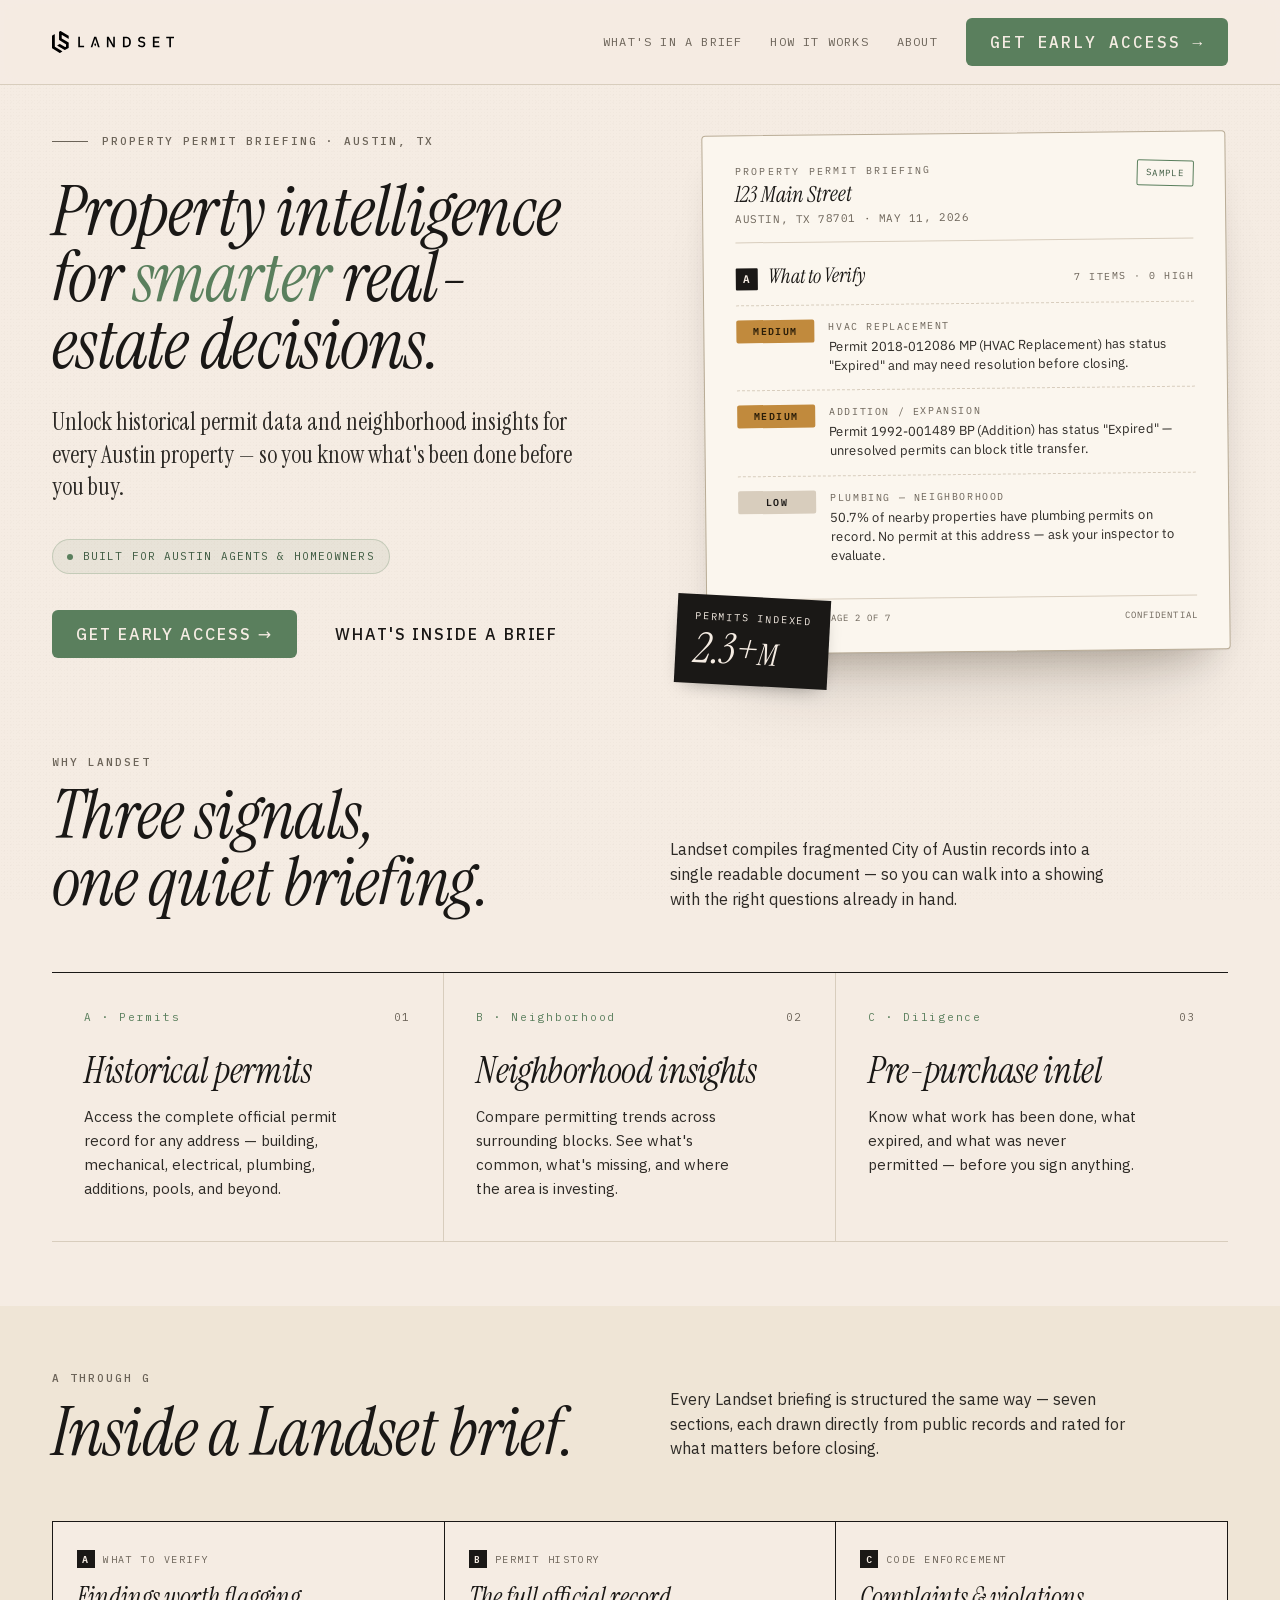
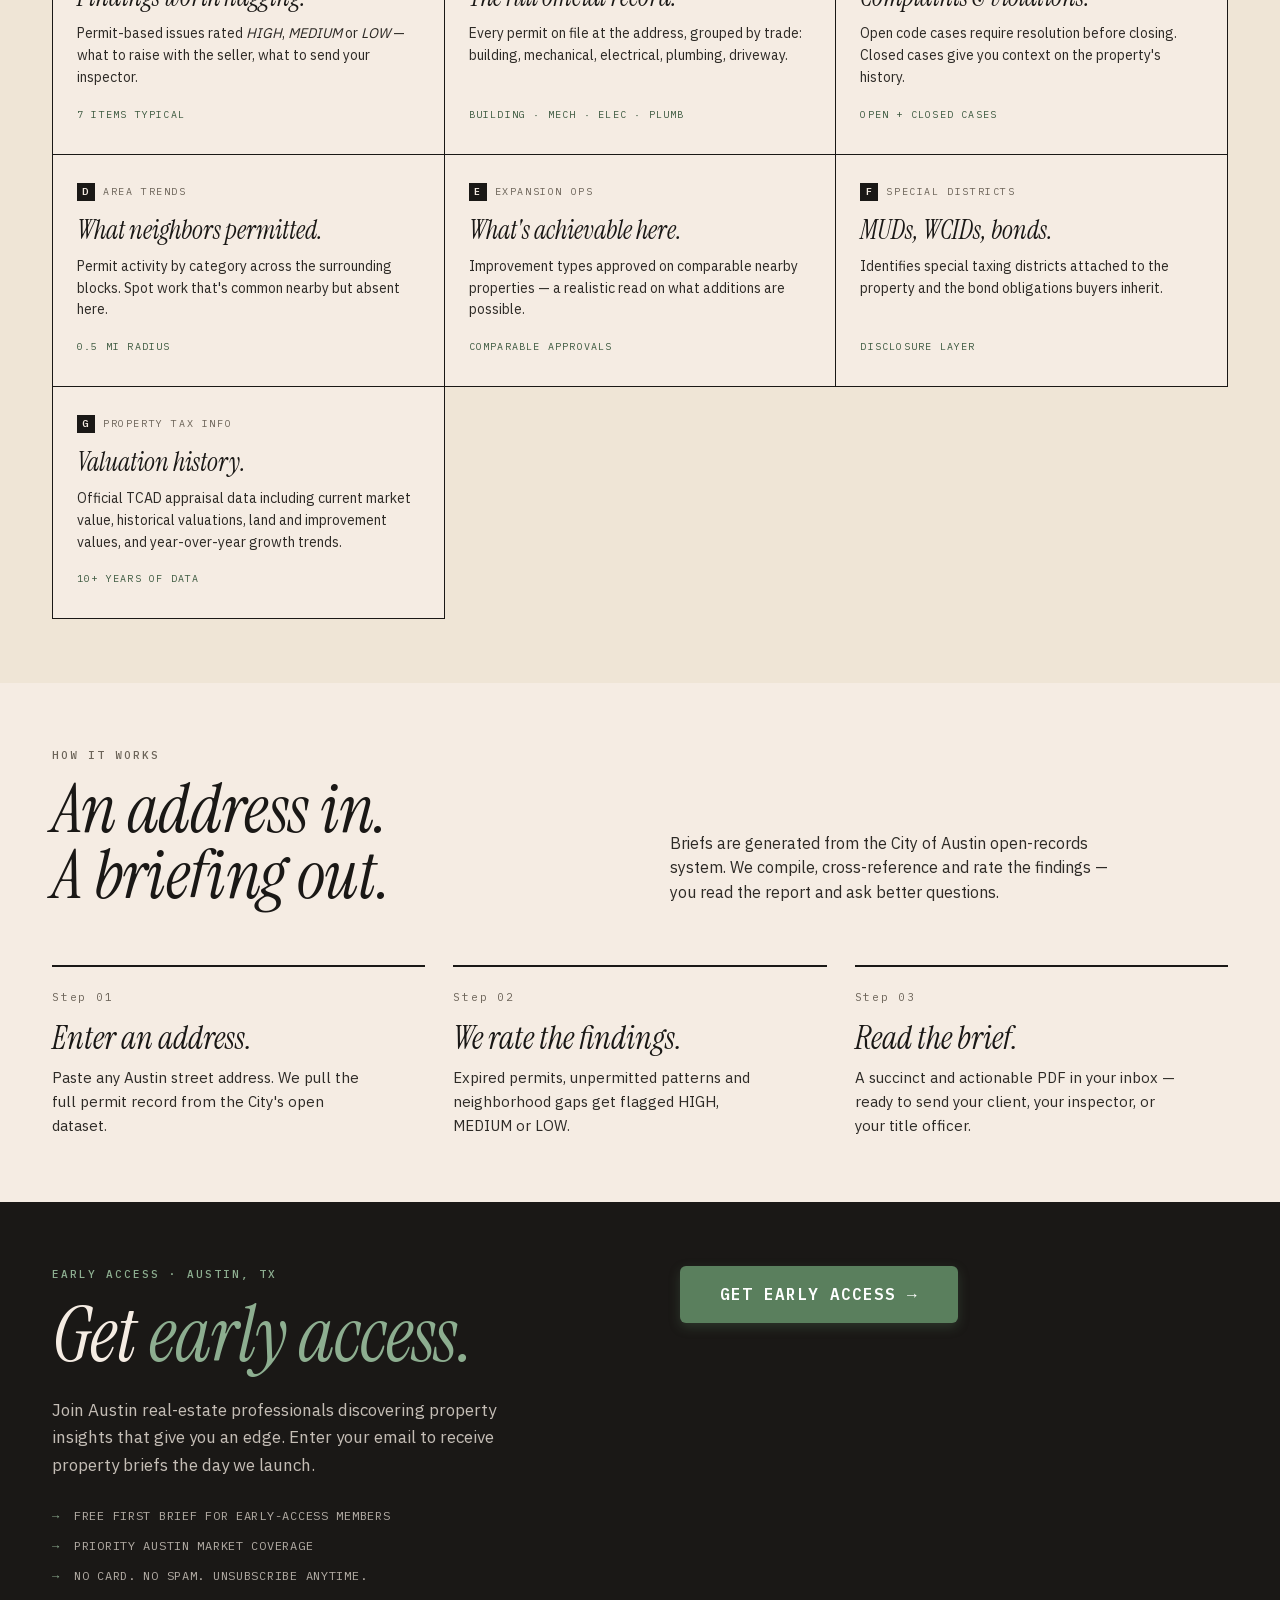
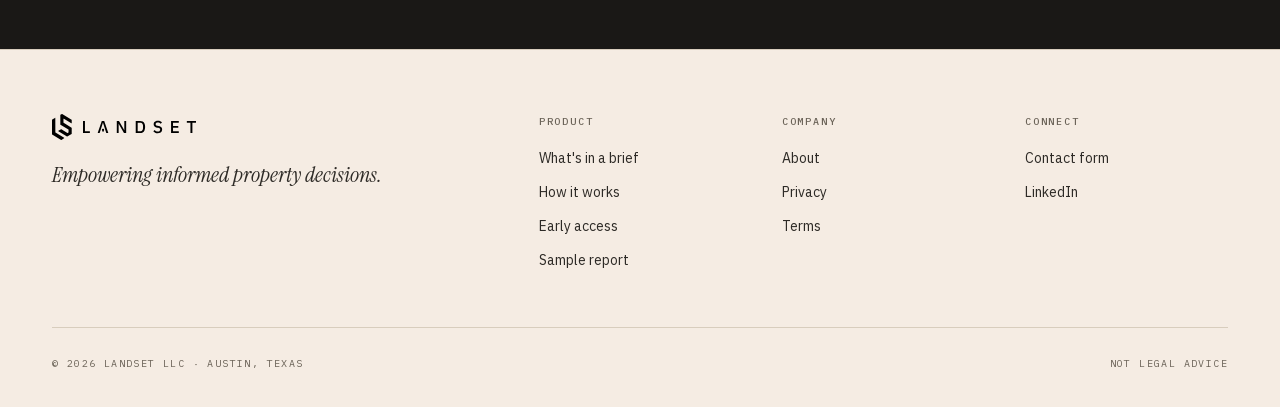
<file: account.html>
<!DOCTYPE html>
<html lang="en">
<head>
  <meta charset="utf-8">
  <title>Account Settings — Landset</title>
  <meta name="viewport" content="width=device-width, initial-scale=1">
  <meta name="description" content="Manage your Landset account settings">
  <meta name="theme-color" content="#5A7F5D">

  <link rel="icon" type="image/png" sizes="32x32" href="favicon-32x32.png">
  <link rel="icon" type="image/svg+xml" href="favicon.svg">

  <link rel="preconnect" href="https://fonts.googleapis.com">
  <link rel="preconnect" href="https://fonts.gstatic.com" crossorigin>
  <link href="https://fonts.googleapis.com/css2?family=IBM+Plex+Mono:wght@400;500&family=IBM+Plex+Sans:wght@400;500;600&display=swap" rel="stylesheet">

  <style>
    :root {
      --paper: #F5ECE3;
      --ink: #2B2B2B;
      --mute: #6B6B6B;
      --sage: #5A7F5D;
      --sage-dark: #4A6A4D;
      --rule: rgba(43, 43, 43, 0.12);
      --sans: 'IBM Plex Sans', -apple-system, BlinkMacSystemFont, 'Segoe UI', sans-serif;
      --mono: 'IBM Plex Mono', 'Courier New', monospace;
    }

    * {
      margin: 0;
      padding: 0;
      box-sizing: border-box;
    }

    body {
      font-family: var(--sans);
      background: var(--paper);
      color: var(--ink);
      line-height: 1.6;
      min-height: 100vh;
    }

    /* Navigation */
    .nav {
      position: sticky;
      top: 0;
      z-index: 50;
      background: rgba(245, 236, 227, 0.85);
      backdrop-filter: saturate(140%) blur(8px);
      -webkit-backdrop-filter: saturate(140%) blur(8px);
      border-bottom: 1px solid var(--rule);
    }
    .nav-inner {
      display: flex;
      align-items: center;
      justify-content: space-between;
      gap: 24px;
      padding: 18px 32px;
      max-width: 1240px;
      margin: 0 auto;
    }
    .nav-logo {
      display: flex;
      align-items: center;
      text-decoration: none;
      color: var(--ink);
      font-weight: 600;
      font-size: 18px;
    }
    .nav-links {
      display: flex;
      align-items: center;
      gap: 28px;
      font-family: var(--mono);
      font-size: 12px;
      letter-spacing: 0.1em;
      text-transform: uppercase;
      color: var(--mute);
    }
    .nav-links a {
      text-decoration: none;
      color: var(--mute);
      transition: color .2s;
    }
    .nav-links a:hover,
    .nav-links a.active {
      color: var(--ink);
    }

    /* Main Content */
    .container {
      max-width: 800px;
      margin: 0 auto;
      padding: 60px 32px;
    }

    .page-header {
      margin-bottom: 48px;
    }

    .page-title {
      font-size: 42px;
      font-weight: 600;
      margin-bottom: 12px;
      color: var(--ink);
    }

    .page-subtitle {
      font-size: 18px;
      color: var(--mute);
      line-height: 1.7;
    }

    /* Form Sections */
    .form-section {
      background: white;
      border: 1px solid var(--rule);
      border-radius: 4px;
      padding: 32px;
      margin-bottom: 24px;
    }

    .section-title {
      font-family: var(--mono);
      font-size: 11px;
      font-weight: 600;
      letter-spacing: 0.12em;
      text-transform: uppercase;
      color: var(--sage);
      margin-bottom: 24px;
      padding-bottom: 12px;
      border-bottom: 1px solid var(--rule);
    }

    .form-row {
      display: grid;
      grid-template-columns: 1fr 1fr;
      gap: 20px;
      margin-bottom: 20px;
    }

    .form-group {
      margin-bottom: 20px;
    }

    .form-label {
      display: block;
      font-family: var(--mono);
      font-size: 11px;
      font-weight: 500;
      letter-spacing: 0.1em;
      text-transform: uppercase;
      color: var(--ink);
      margin-bottom: 8px;
    }

    .form-label .required {
      color: #c44;
    }

    .form-input,
    .form-select {
      width: 100%;
      padding: 12px 16px;
      font-family: var(--sans);
      font-size: 14px;
      border: 1px solid var(--rule);
      border-radius: 2px;
      background: var(--paper);
      color: var(--ink);
      transition: border-color .2s;
    }

    .form-input:focus,
    .form-select:focus {
      outline: none;
      border-color: var(--sage);
    }

    .form-hint {
      font-size: 12px;
      color: var(--mute);
      margin-top: 6px;
      font-style: italic;
    }

    /* Buttons */
    .btn {
      display: inline-flex;
      align-items: center;
      gap: 10px;
      font-family: var(--mono);
      font-size: 12px;
      font-weight: 500;
      letter-spacing: 0.12em;
      text-transform: uppercase;
      padding: 14px 24px;
      border-radius: 2px;
      text-decoration: none;
      cursor: pointer;
      border: 1px solid transparent;
      transition: all .18s ease;
      white-space: nowrap;
    }

    .btn-sage {
      background: var(--sage);
      color: #F5ECE3;
      border-color: var(--sage);
    }

    .btn-sage:hover {
      background: var(--sage-dark);
      border-color: var(--sage-dark);
    }

    .btn-ghost {
      background: transparent;
      color: var(--ink);
      border-color: var(--ink);
    }

    .btn-ghost:hover {
      background: var(--ink);
      color: var(--paper);
    }

    .btn-danger {
      background: transparent;
      color: #c44;
      border-color: #c44;
    }

    .btn-danger:hover {
      background: #c44;
      color: white;
    }

    .form-actions {
      display: flex;
      gap: 16px;
      margin-top: 32px;
      padding-top: 32px;
      border-top: 1px solid var(--rule);
    }

    .form-actions.space-between {
      justify-content: space-between;
    }

    .success-message {
      background: #e8f5e9;
      border: 1px solid #4caf50;
      border-radius: 4px;
      padding: 16px;
      margin-bottom: 24px;
      color: #2e7d32;
      display: none;
    }

    .error-message {
      background: #ffebee;
      border: 1px solid #f44336;
      border-radius: 4px;
      padding: 16px;
      margin-bottom: 24px;
      color: #c62828;
      display: none;
    }

    .info-box {
      background: rgba(90, 127, 93, 0.08);
      border: 1px solid var(--sage);
      border-radius: 4px;
      padding: 16px;
      margin-bottom: 24px;
      font-size: 14px;
      line-height: 1.6;
    }

    .account-stats {
      display: grid;
      grid-template-columns: repeat(3, 1fr);
      gap: 16px;
      margin-bottom: 24px;
    }

    .stat-card {
      background: white;
      border: 1px solid var(--rule);
      border-radius: 4px;
      padding: 20px;
      text-align: center;
    }

    .stat-value {
      font-size: 32px;
      font-weight: 600;
      color: var(--sage);
      display: block;
      margin-bottom: 4px;
    }

    .stat-label {
      font-family: var(--mono);
      font-size: 10px;
      letter-spacing: 0.1em;
      text-transform: uppercase;
      color: var(--mute);
    }

    @media (max-width: 720px) {
      .form-row {
        grid-template-columns: 1fr;
      }
      .container {
        padding: 40px 20px;
      }
      .page-title {
        font-size: 32px;
      }
      .form-section {
        padding: 24px 20px;
      }
      .account-stats {
        grid-template-columns: 1fr;
      }
    }
  </style>
</head>

<body>
  <header class="nav">
    <div class="nav-inner">
      <a class="nav-logo" href="index.html">Landset</a>
      <nav class="nav-links">
        <a href="index.html">Home</a>
        <a href="dashboard.html">Dashboard</a>
        <a href="account.html" class="active">Account</a>
      </nav>
    </div>
  </header>

  <main class="container">
    <div class="page-header">
      <h1 class="page-title">Account Settings</h1>
      <p class="page-subtitle">Manage your profile information and preferences</p>
    </div>

    <div id="success-message" class="success-message">
      Your account settings have been updated successfully!
    </div>

    <div id="error-message" class="error-message"></div>

    <!-- Account Stats -->
    <div class="account-stats">
      <div class="stat-card">
        <span id="reports-count" class="stat-value">0</span>
        <span class="stat-label">Reports Requested</span>
      </div>
      <div class="stat-card">
        <span id="member-since" class="stat-value">—</span>
        <span class="stat-label">Member Since</span>
      </div>
      <div class="stat-card">
        <span id="last-login" class="stat-value">—</span>
        <span class="stat-label">Last Login</span>
      </div>
    </div>

    <form id="account-form">
      <!-- Personal Information -->
      <div class="form-section">
        <h2 class="section-title">Personal Information</h2>

        <div class="form-row">
          <div class="form-group">
            <label class="form-label" for="full-name">
              Full Name <span class="required">*</span>
            </label>
            <input type="text" id="full-name" class="form-input" required placeholder="Jane Smith">
          </div>

          <div class="form-group">
            <label class="form-label" for="initials">
              Initials
            </label>
            <input type="text" id="initials" class="form-input" placeholder="JS" maxlength="3">
            <p class="form-hint">For report headers</p>
          </div>
        </div>

        <div class="form-group">
          <label class="form-label" for="email">
            Email Address <span class="required">*</span>
          </label>
          <input type="email" id="email" class="form-input" required placeholder="jane@example.com">
        </div>

        <div class="form-group">
          <label class="form-label" for="phone">
            Phone Number
          </label>
          <input type="tel" id="phone" class="form-input" placeholder="(512) 555-0147">
        </div>
      </div>

      <!-- Professional Information -->
      <div class="form-section">
        <h2 class="section-title">Professional Information</h2>

        <div class="form-group">
          <label class="form-label" for="agency">
            Agency / Brokerage
          </label>
          <input type="text" id="agency" class="form-input" placeholder="Compass Real Estate">
        </div>

        <div class="form-row">
          <div class="form-group">
            <label class="form-label" for="license">
              License Number
            </label>
            <input type="text" id="license" class="form-input" placeholder="TX-123456">
          </div>

          <div class="form-group">
            <label class="form-label" for="title">
              Title / Role
            </label>
            <input type="text" id="title" class="form-input" placeholder="Real Estate Agent">
          </div>
        </div>

        <div class="form-group">
          <label class="form-label" for="website">
            Website
          </label>
          <input type="url" id="website" class="form-input" placeholder="https://yourwebsite.com">
        </div>
      </div>

      <!-- Preferences -->
      <div class="form-section">
        <h2 class="section-title">Report Preferences</h2>

        <div class="form-group">
          <label class="form-label" for="default-radius">
            Default Neighborhood Radius
          </label>
          <select id="default-radius" class="form-select">
            <option value="0.25">0.25 mile</option>
            <option value="0.5" selected>0.5 mile</option>
            <option value="0.75">0.75 mile</option>
            <option value="1.0">1.0 mile</option>
          </select>
          <p class="form-hint">Default radius for neighborhood analysis in reports</p>
        </div>

        <div class="form-group">
          <label class="form-label" for="report-format">
            Preferred Report Format
          </label>
          <select id="report-format" class="form-select">
            <option value="pdf" selected>PDF</option>
            <option value="html">HTML</option>
            <option value="both">Both PDF and HTML</option>
          </select>
        </div>
      </div>

      <!-- Security -->
      <div class="form-section">
        <h2 class="section-title">Security</h2>

        <div class="info-box">
          To change your password, please contact support or use the password reset option on the login page.
        </div>

        <div class="form-group">
          <label class="form-label" for="current-password">
            Current Password
          </label>
          <input type="password" id="current-password" class="form-input" placeholder="Enter current password to save changes">
          <p class="form-hint">Required when updating account information</p>
        </div>
      </div>

      <!-- Actions -->
      <div class="form-actions space-between">
        <button type="button" class="btn btn-danger" id="delete-account-btn">Delete Account</button>
        <div style="display: flex; gap: 16px;">
          <button type="button" class="btn btn-ghost" onclick="window.location.href='dashboard.html'">Cancel</button>
          <button type="submit" class="btn btn-sage">Save Changes</button>
        </div>
      </div>
    </form>
  </main>

  <script>
    // Check if user is logged in
    window.addEventListener('DOMContentLoaded', function() {
      const savedUser = localStorage.getItem('landset_user');

      if (!savedUser) {
        // Redirect to home if not logged in
        alert('Please log in to access account settings');
        window.location.href = 'index.html';
        return;
      }

      try {
        const user = JSON.parse(savedUser);

        // Populate form with user data
        if (user.name) document.getElementById('full-name').value = user.name;
        if (user.initials) document.getElementById('initials').value = user.initials;
        if (user.email) document.getElementById('email').value = user.email;
        if (user.phone) document.getElementById('phone').value = user.phone;
        if (user.agency) document.getElementById('agency').value = user.agency;
        if (user.license) document.getElementById('license').value = user.license;
        if (user.title) document.getElementById('title').value = user.title;
        if (user.website) document.getElementById('website').value = user.website;
        if (user.defaultRadius) document.getElementById('default-radius').value = user.defaultRadius;
        if (user.reportFormat) document.getElementById('report-format').value = user.reportFormat;

        // Update stats
        const reportRequests = JSON.parse(localStorage.getItem('landset_reports') || '[]');
        document.getElementById('reports-count').textContent = reportRequests.length;

        if (user.createdAt) {
          const memberSince = new Date(user.createdAt);
          const monthYear = memberSince.toLocaleDateString('en-US', { month: 'short', year: 'numeric' });
          document.getElementById('member-since').textContent = monthYear;
        }

        if (user.lastLogin) {
          const lastLogin = new Date(user.lastLogin);
          const today = new Date();
          const diffDays = Math.floor((today - lastLogin) / (1000 * 60 * 60 * 24));

          if (diffDays === 0) {
            document.getElementById('last-login').textContent = 'Today';
          } else if (diffDays === 1) {
            document.getElementById('last-login').textContent = 'Yesterday';
          } else {
            document.getElementById('last-login').textContent = diffDays + 'd ago';
          }
        } else {
          document.getElementById('last-login').textContent = 'Today';
        }

      } catch (e) {
        console.error('Error loading user data:', e);
        localStorage.removeItem('landset_user');
        window.location.href = 'index.html';
      }
    });

    // Handle form submission
    document.getElementById('account-form').addEventListener('submit', function(e) {
      e.preventDefault();

      const savedUser = localStorage.getItem('landset_user');
      if (!savedUser) {
        showError('Session expired. Please log in again.');
        return;
      }

      try {
        const user = JSON.parse(savedUser);

        // Update user object with new values
        const updatedUser = {
          ...user,
          name: document.getElementById('full-name').value,
          initials: document.getElementById('initials').value,
          email: document.getElementById('email').value,
          phone: document.getElementById('phone').value,
          agency: document.getElementById('agency').value,
          license: document.getElementById('license').value,
          title: document.getElementById('title').value,
          website: document.getElementById('website').value,
          defaultRadius: document.getElementById('default-radius').value,
          reportFormat: document.getElementById('report-format').value,
          updatedAt: new Date().toISOString(),
          lastLogin: new Date().toISOString()
        };

        // Save to localStorage (replace with API call)
        localStorage.setItem('landset_user', JSON.stringify(updatedUser));

        // Show success message
        document.getElementById('success-message').style.display = 'block';
        document.getElementById('error-message').style.display = 'none';
        window.scrollTo({ top: 0, behavior: 'smooth' });

        // Clear password field
        document.getElementById('current-password').value = '';

        // Hide success message after 3 seconds
        setTimeout(() => {
          document.getElementById('success-message').style.display = 'none';
        }, 3000);

      } catch (e) {
        showError('Error updating account. Please try again.');
      }
    });

    // Delete account
    document.getElementById('delete-account-btn').addEventListener('click', function() {
      if (confirm('Are you sure you want to delete your account? This action cannot be undone.')) {
        if (confirm('This will permanently delete all your data. Are you absolutely sure?')) {
          localStorage.removeItem('landset_user');
          localStorage.removeItem('landset_reports');
          alert('Your account has been deleted.');
          window.location.href = 'index.html';
        }
      }
    });

    function showError(message) {
      const errorEl = document.getElementById('error-message');
      errorEl.textContent = message;
      errorEl.style.display = 'block';
      document.getElementById('success-message').style.display = 'none';
      window.scrollTo({ top: 0, behavior: 'smooth' });
    }
  </script>
</body>
</html>
</file>
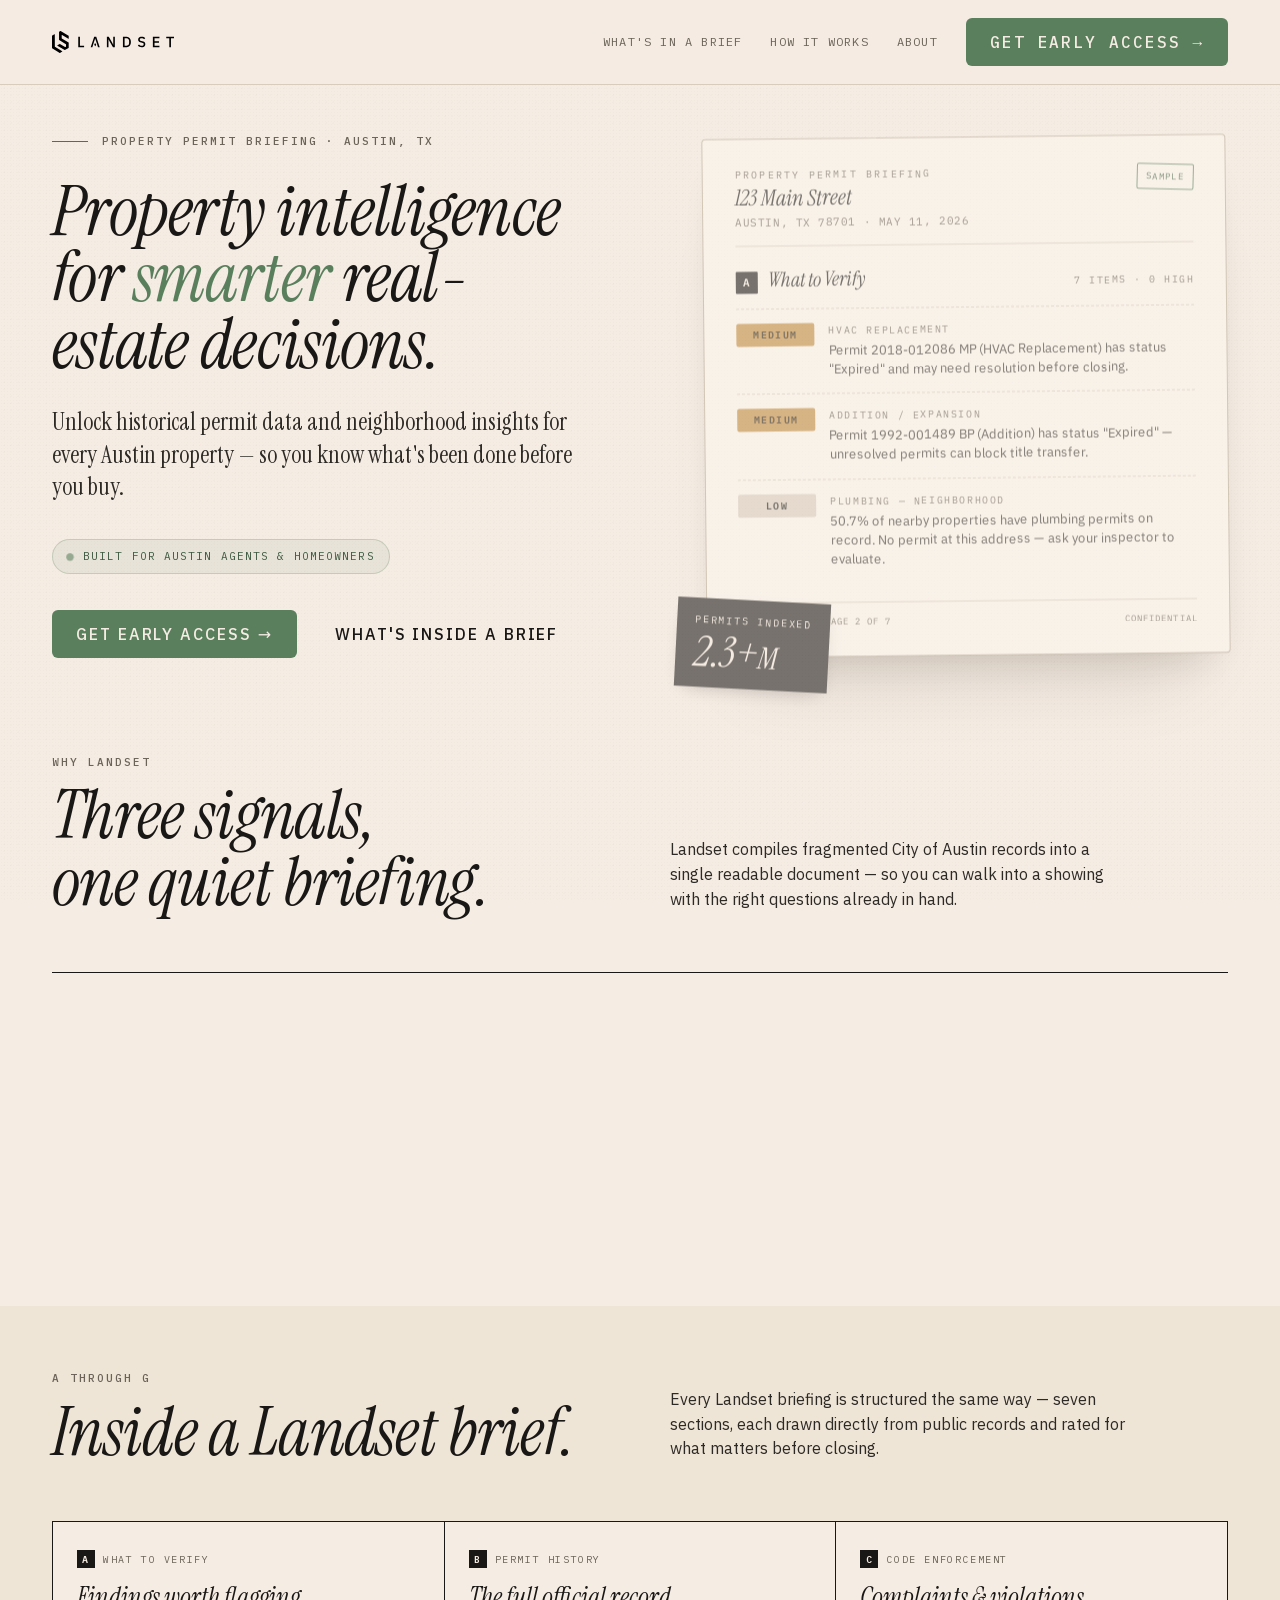
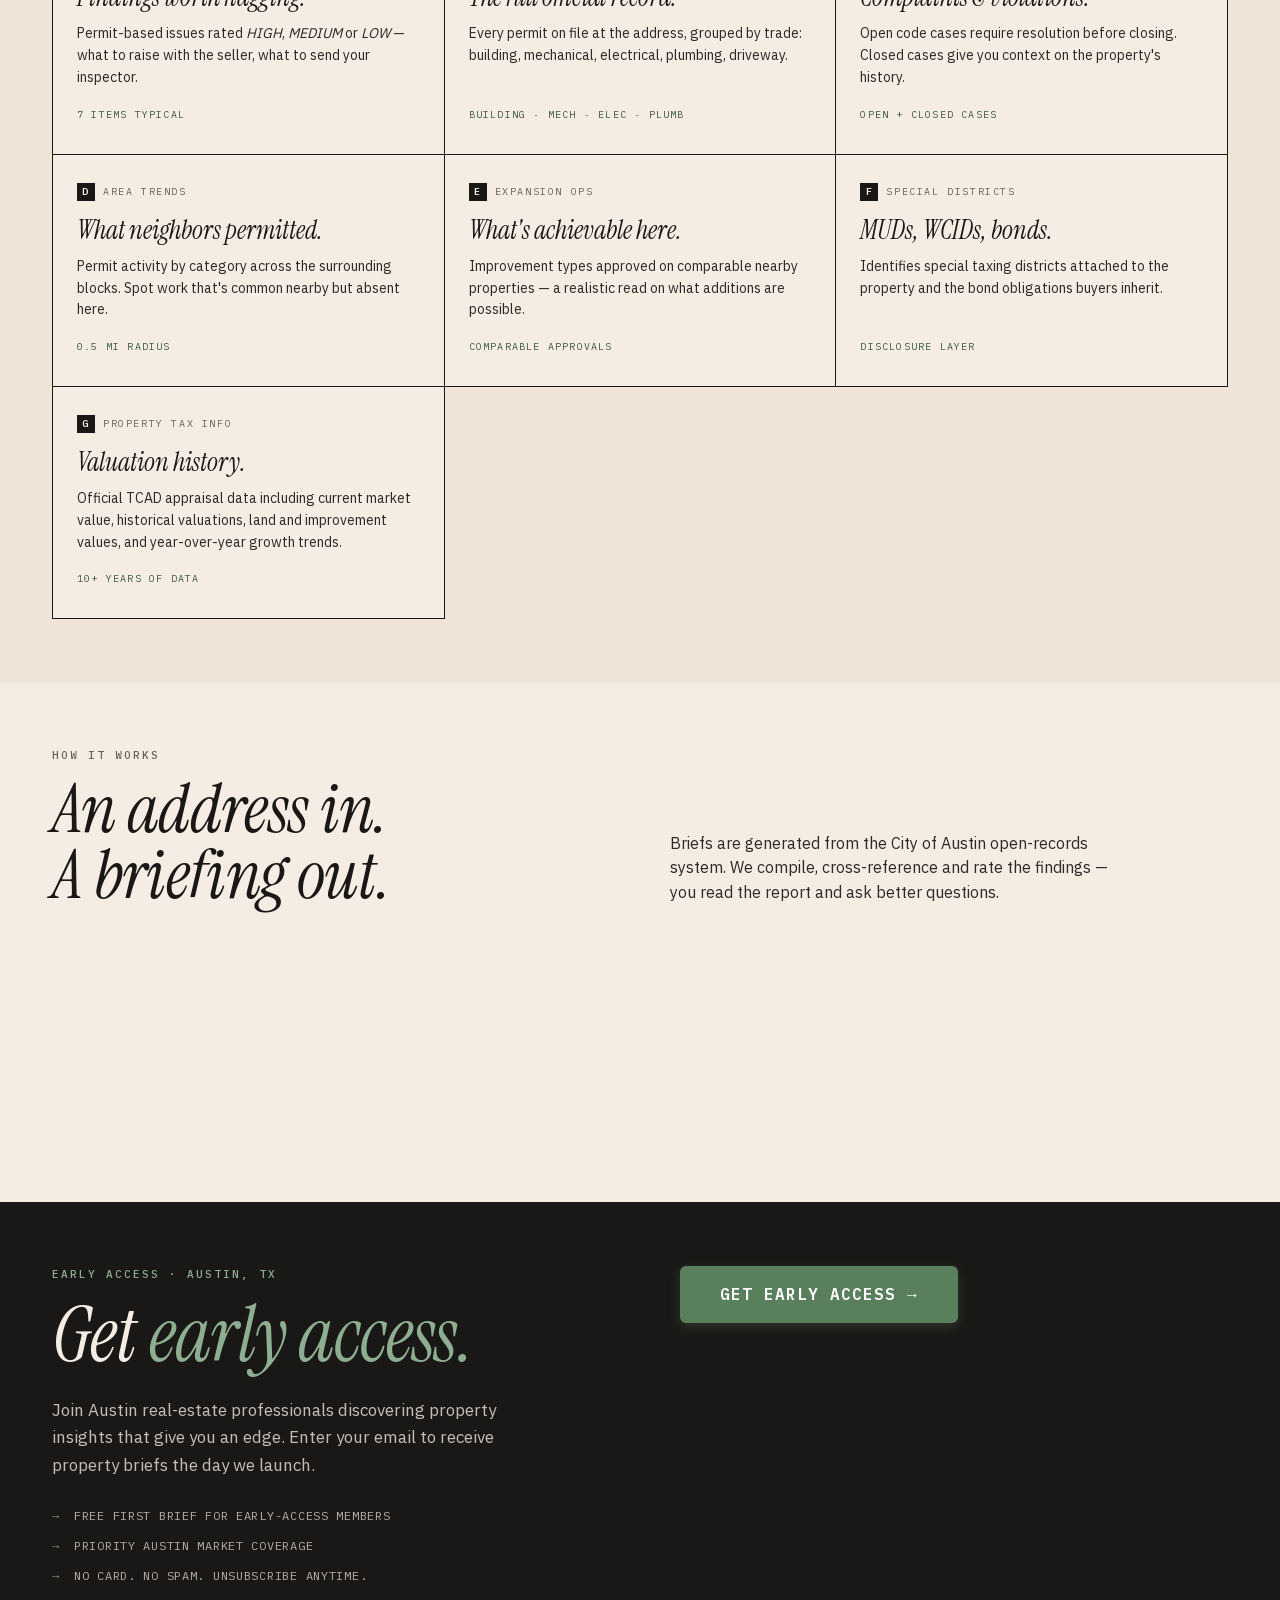
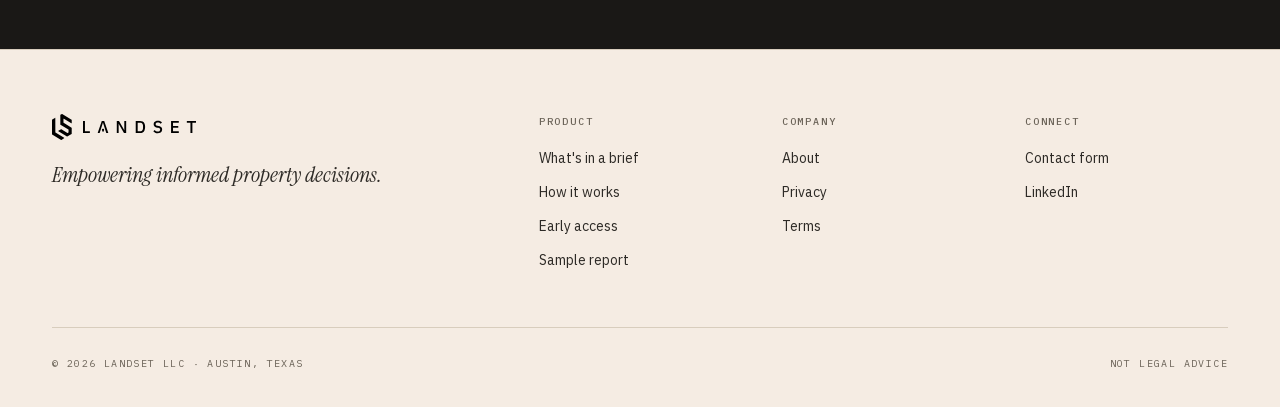
<file: dashboard.html>
<!DOCTYPE html>
<html lang="en">
<head>
  <meta charset="utf-8">
  <title>Request Report — Landset</title>
  <meta name="viewport" content="width=device-width, initial-scale=1">
  <meta name="description" content="Request a property report from Landset">
  <meta name="theme-color" content="#5A7F5D">

  <link rel="icon" type="image/png" sizes="32x32" href="favicon-32x32.png">
  <link rel="icon" type="image/svg+xml" href="favicon.svg">

  <!-- Landset App Styles -->
  <link rel="stylesheet" href="app/app.css">

  <style>
    * {
      margin: 0;
      padding: 0;
      box-sizing: border-box;
    }

    body {
      font-family: -apple-system, BlinkMacSystemFont, "Segoe UI", Roboto, "Helvetica Neue", Arial, sans-serif;
      background: #f8f9fa;
      color: #1a1a1a;
      line-height: 1.6;
    }

    header {
      background: white;
      border-bottom: 1px solid #e0e0e0;
      padding: 1rem 0;
      position: sticky;
      top: 0;
      z-index: 100;
    }

    .header-inner {
      max-width: 1200px;
      margin: 0 auto;
      padding: 0 2rem;
      display: flex;
      justify-content: space-between;
      align-items: center;
    }

    .logo {
      height: 32px;
    }

    .header-user {
      display: flex;
      align-items: center;
      gap: 1rem;
      font-size: 0.9rem;
      color: #666;
    }

    main {
      min-height: calc(100vh - 200px);
      padding: 3rem 2rem;
    }

    .container {
      max-width: 800px;
      margin: 0 auto;
    }

    .page-header {
      text-align: center;
      margin-bottom: 3rem;
    }

    .page-header h1 {
      font-size: 2.5rem;
      margin-bottom: 0.5rem;
      color: #1a1a1a;
    }

    .page-header p {
      font-size: 1.1rem;
      color: #666;
    }

    footer {
      background: white;
      border-top: 1px solid #e0e0e0;
      padding: 2rem;
      text-align: center;
      color: #666;
      font-size: 0.9rem;
    }

    /* Override report form styles for this page */
    .report-form-container {
      display: block !important;
      margin: 0;
    }
  </style>
</head>
<body>
  <header>
    <div class="header-inner">
      <a href="/">
        <img class="logo" src="[data-uri]" alt="Landset">
      </a>
      <div class="header-user">
        <span id="header-user-name"></span>
        <button id="header-logout-btn" class="btn-link">Log out</button>
      </div>
    </div>
  </header>

  <main>
    <div class="container">
      <div class="page-header">
        <h1>Request a Property Report</h1>
        <p>Get permit history and neighborhood insights for any Austin property</p>
      </div>

      <!-- Report form will be injected here -->
      <div id="report-form-mount"></div>
    </div>
  </main>

  <footer>
    <p>&copy; 2025 Landset. Property intelligence for Austin real estate.</p>
  </footer>

  <!-- Landset App Scripts -->
  <script src="app/config.js"></script>
  <script src="app/api.js"></script>
  <script src="app/utils.js"></script>
  <script src="app/report.js"></script>

  <script>
    // Check authentication on page load
    async function initDashboard() {
      try {
        const user = await api.me();

        if (!user) {
          // Not authenticated, redirect to home
          window.location.href = '/';
          return;
        }

        // Update header with user info
        document.getElementById('header-user-name').textContent = user.name || user.email;

        // Show the report form
        reportGenerator.show();

        // Setup logout button
        document.getElementById('header-logout-btn').addEventListener('click', async () => {
          try {
            await api.logout();
            window.location.href = '/';
          } catch (err) {
            console.error('Logout failed:', err);
            window.location.href = '/';
          }
        });

      } catch (err) {
        console.error('Authentication check failed:', err);
        // Redirect to home if not authenticated
        window.location.href = '/';
      }
    }

    // Run on page load
    if (document.readyState === 'loading') {
      document.addEventListener('DOMContentLoaded', initDashboard);
    } else {
      initDashboard();
    }
  </script>
</body>
</html>
</file>
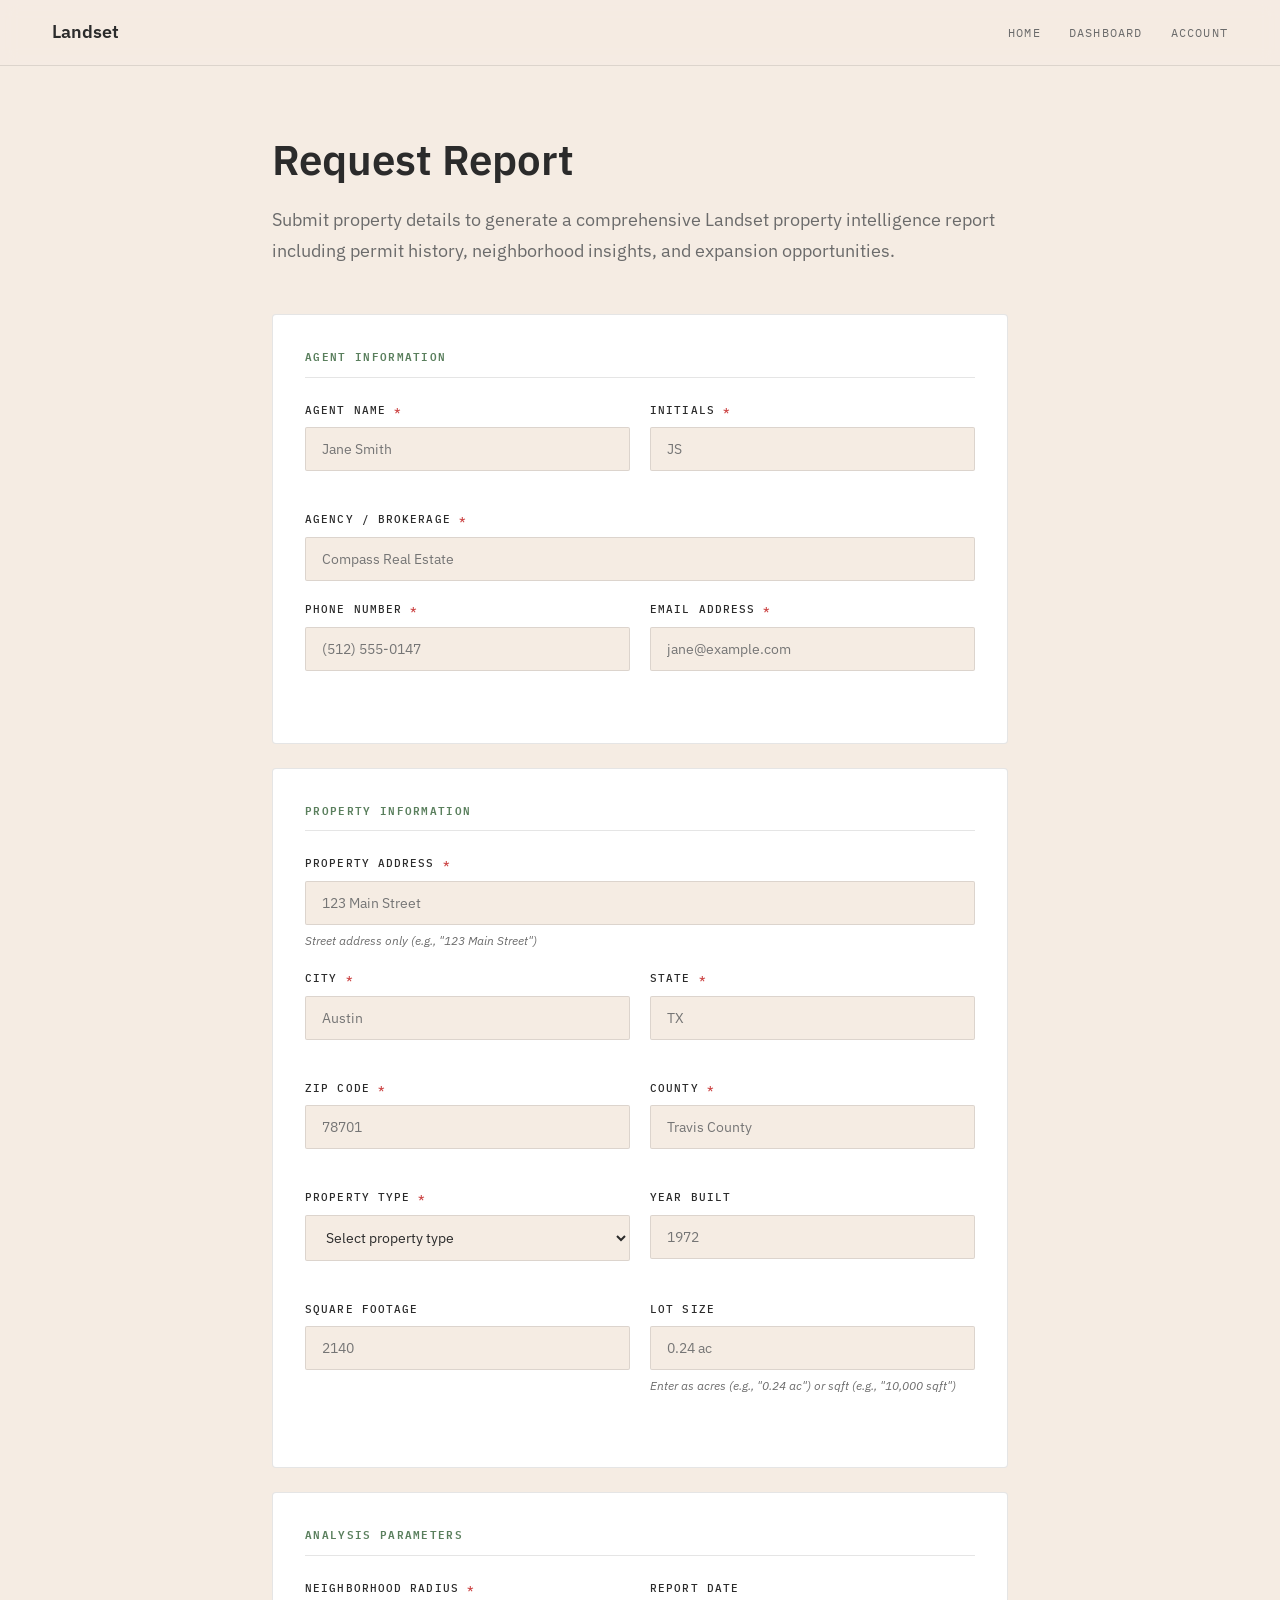
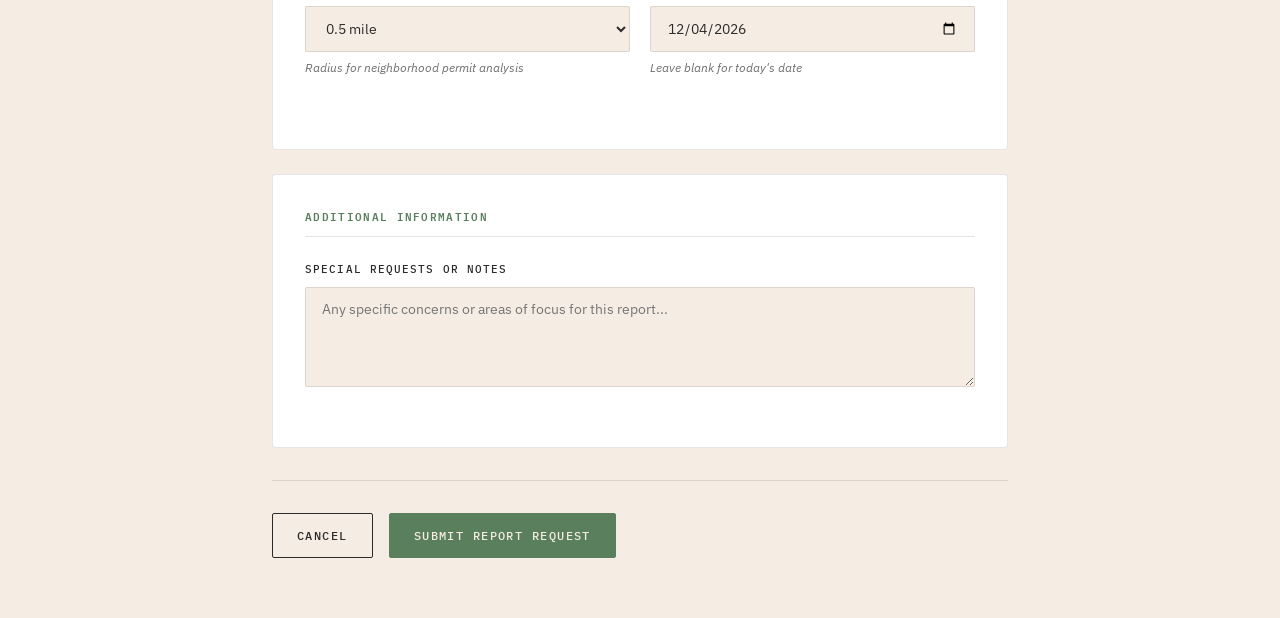
<file: request-report.html>
<!DOCTYPE html>
<html lang="en">
<head>
  <meta charset="utf-8">
  <title>Request Report — Landset</title>
  <meta name="viewport" content="width=device-width, initial-scale=1">
  <meta name="description" content="Request a property intelligence report from Landset">
  <meta name="theme-color" content="#5A7F5D">

  <link rel="icon" type="image/png" sizes="32x32" href="favicon-32x32.png">
  <link rel="icon" type="image/svg+xml" href="favicon.svg">

  <link rel="preconnect" href="https://fonts.googleapis.com">
  <link rel="preconnect" href="https://fonts.gstatic.com" crossorigin>
  <link href="https://fonts.googleapis.com/css2?family=IBM+Plex+Mono:wght@400;500&family=IBM+Plex+Sans:wght@400;500;600&display=swap" rel="stylesheet">

  <style>
    :root {
      --paper: #F5ECE3;
      --ink: #2B2B2B;
      --mute: #6B6B6B;
      --sage: #5A7F5D;
      --sage-dark: #4A6A4D;
      --rule: rgba(43, 43, 43, 0.12);
      --sans: 'IBM Plex Sans', -apple-system, BlinkMacSystemFont, 'Segoe UI', sans-serif;
      --mono: 'IBM Plex Mono', 'Courier New', monospace;
    }

    * {
      margin: 0;
      padding: 0;
      box-sizing: border-box;
    }

    body {
      font-family: var(--sans);
      background: var(--paper);
      color: var(--ink);
      line-height: 1.6;
      min-height: 100vh;
    }

    /* Navigation */
    .nav {
      position: sticky;
      top: 0;
      z-index: 50;
      background: rgba(245, 236, 227, 0.85);
      backdrop-filter: saturate(140%) blur(8px);
      -webkit-backdrop-filter: saturate(140%) blur(8px);
      border-bottom: 1px solid var(--rule);
    }
    .nav-inner {
      display: flex;
      align-items: center;
      justify-content: space-between;
      gap: 24px;
      padding: 18px 32px;
      max-width: 1240px;
      margin: 0 auto;
    }
    .nav-logo {
      display: flex;
      align-items: center;
      text-decoration: none;
      color: var(--ink);
      font-weight: 600;
      font-size: 18px;
    }
    .nav-links {
      display: flex;
      align-items: center;
      gap: 28px;
      font-family: var(--mono);
      font-size: 12px;
      letter-spacing: 0.1em;
      text-transform: uppercase;
      color: var(--mute);
    }
    .nav-links a {
      text-decoration: none;
      color: var(--mute);
      transition: color .2s;
    }
    .nav-links a:hover {
      color: var(--ink);
    }

    /* Main Content */
    .container {
      max-width: 800px;
      margin: 0 auto;
      padding: 60px 32px;
    }

    .page-header {
      margin-bottom: 48px;
    }

    .page-title {
      font-size: 42px;
      font-weight: 600;
      margin-bottom: 12px;
      color: var(--ink);
    }

    .page-subtitle {
      font-size: 18px;
      color: var(--mute);
      line-height: 1.7;
    }

    /* Form Sections */
    .form-section {
      background: white;
      border: 1px solid var(--rule);
      border-radius: 4px;
      padding: 32px;
      margin-bottom: 24px;
    }

    .section-title {
      font-family: var(--mono);
      font-size: 11px;
      font-weight: 600;
      letter-spacing: 0.12em;
      text-transform: uppercase;
      color: var(--sage);
      margin-bottom: 24px;
      padding-bottom: 12px;
      border-bottom: 1px solid var(--rule);
    }

    .form-row {
      display: grid;
      grid-template-columns: 1fr 1fr;
      gap: 20px;
      margin-bottom: 20px;
    }

    .form-row.full {
      grid-template-columns: 1fr;
    }

    .form-group {
      margin-bottom: 20px;
    }

    .form-label {
      display: block;
      font-family: var(--mono);
      font-size: 11px;
      font-weight: 500;
      letter-spacing: 0.1em;
      text-transform: uppercase;
      color: var(--ink);
      margin-bottom: 8px;
    }

    .form-label .required {
      color: #c44;
    }

    .form-input,
    .form-select,
    .form-textarea {
      width: 100%;
      padding: 12px 16px;
      font-family: var(--sans);
      font-size: 14px;
      border: 1px solid var(--rule);
      border-radius: 2px;
      background: var(--paper);
      color: var(--ink);
      transition: border-color .2s;
    }

    .form-input:focus,
    .form-select:focus,
    .form-textarea:focus {
      outline: none;
      border-color: var(--sage);
    }

    .form-textarea {
      min-height: 100px;
      resize: vertical;
      font-family: var(--sans);
    }

    .form-hint {
      font-size: 12px;
      color: var(--mute);
      margin-top: 6px;
      font-style: italic;
    }

    /* Buttons */
    .btn {
      display: inline-flex;
      align-items: center;
      gap: 10px;
      font-family: var(--mono);
      font-size: 12px;
      font-weight: 500;
      letter-spacing: 0.12em;
      text-transform: uppercase;
      padding: 14px 24px;
      border-radius: 2px;
      text-decoration: none;
      cursor: pointer;
      border: 1px solid transparent;
      transition: all .18s ease;
      white-space: nowrap;
    }

    .btn-sage {
      background: var(--sage);
      color: #F5ECE3;
      border-color: var(--sage);
    }

    .btn-sage:hover {
      background: var(--sage-dark);
      border-color: var(--sage-dark);
    }

    .btn-ghost {
      background: transparent;
      color: var(--ink);
      border-color: var(--ink);
    }

    .btn-ghost:hover {
      background: var(--ink);
      color: var(--paper);
    }

    .form-actions {
      display: flex;
      gap: 16px;
      margin-top: 32px;
      padding-top: 32px;
      border-top: 1px solid var(--rule);
    }

    .success-message {
      background: #e8f5e9;
      border: 1px solid #4caf50;
      border-radius: 4px;
      padding: 16px;
      margin-bottom: 24px;
      color: #2e7d32;
      display: none;
    }

    .error-message {
      background: #ffebee;
      border: 1px solid #f44336;
      border-radius: 4px;
      padding: 16px;
      margin-bottom: 24px;
      color: #c62828;
      display: none;
    }

    @media (max-width: 720px) {
      .form-row {
        grid-template-columns: 1fr;
      }
      .container {
        padding: 40px 20px;
      }
      .page-title {
        font-size: 32px;
      }
      .form-section {
        padding: 24px 20px;
      }
    }
  </style>
</head>

<body>
  <header class="nav">
    <div class="nav-inner">
      <a class="nav-logo" href="index.html">Landset</a>
      <nav class="nav-links">
        <a href="index.html">Home</a>
        <a href="dashboard.html">Dashboard</a>
        <a href="account.html">Account</a>
      </nav>
    </div>
  </header>

  <main class="container">
    <div class="page-header">
      <h1 class="page-title">Request Report</h1>
      <p class="page-subtitle">Submit property details to generate a comprehensive Landset property intelligence report including permit history, neighborhood insights, and expansion opportunities.</p>
    </div>

    <div id="success-message" class="success-message">
      Report request submitted successfully! We'll send your report to your email within 24 hours.
    </div>

    <div id="error-message" class="error-message"></div>

    <form id="report-request-form">
      <!-- Agent Information -->
      <div class="form-section">
        <h2 class="section-title">Agent Information</h2>

        <div class="form-row">
          <div class="form-group">
            <label class="form-label" for="agent-name">
              Agent Name <span class="required">*</span>
            </label>
            <input type="text" id="agent-name" class="form-input" required placeholder="Jane Smith">
          </div>

          <div class="form-group">
            <label class="form-label" for="agent-initials">
              Initials <span class="required">*</span>
            </label>
            <input type="text" id="agent-initials" class="form-input" required placeholder="JS" maxlength="3">
          </div>
        </div>

        <div class="form-group">
          <label class="form-label" for="agency">
            Agency / Brokerage <span class="required">*</span>
          </label>
          <input type="text" id="agency" class="form-input" required placeholder="Compass Real Estate">
        </div>

        <div class="form-row">
          <div class="form-group">
            <label class="form-label" for="agent-phone">
              Phone Number <span class="required">*</span>
            </label>
            <input type="tel" id="agent-phone" class="form-input" required placeholder="(512) 555-0147">
          </div>

          <div class="form-group">
            <label class="form-label" for="agent-email">
              Email Address <span class="required">*</span>
            </label>
            <input type="email" id="agent-email" class="form-input" required placeholder="jane@example.com">
          </div>
        </div>
      </div>

      <!-- Property Information -->
      <div class="form-section">
        <h2 class="section-title">Property Information</h2>

        <div class="form-group">
          <label class="form-label" for="address">
            Property Address <span class="required">*</span>
          </label>
          <input type="text" id="address" class="form-input" required placeholder="123 Main Street">
          <p class="form-hint">Street address only (e.g., "123 Main Street")</p>
        </div>

        <div class="form-row">
          <div class="form-group">
            <label class="form-label" for="city">
              City <span class="required">*</span>
            </label>
            <input type="text" id="city" class="form-input" required placeholder="Austin">
          </div>

          <div class="form-group">
            <label class="form-label" for="state">
              State <span class="required">*</span>
            </label>
            <input type="text" id="state" class="form-input" required placeholder="TX" maxlength="2">
          </div>
        </div>

        <div class="form-row">
          <div class="form-group">
            <label class="form-label" for="zipcode">
              ZIP Code <span class="required">*</span>
            </label>
            <input type="text" id="zipcode" class="form-input" required placeholder="78701" maxlength="5">
          </div>

          <div class="form-group">
            <label class="form-label" for="county">
              County <span class="required">*</span>
            </label>
            <input type="text" id="county" class="form-input" required placeholder="Travis County">
          </div>
        </div>

        <div class="form-row">
          <div class="form-group">
            <label class="form-label" for="property-type">
              Property Type <span class="required">*</span>
            </label>
            <select id="property-type" class="form-select" required>
              <option value="">Select property type</option>
              <option value="Single Family Residential">Single Family Residential</option>
              <option value="Townhouse">Townhouse</option>
              <option value="Condo">Condo</option>
              <option value="Multi-Family">Multi-Family</option>
              <option value="Commercial">Commercial</option>
              <option value="Land">Land</option>
              <option value="Other">Other</option>
            </select>
          </div>

          <div class="form-group">
            <label class="form-label" for="year-built">
              Year Built
            </label>
            <input type="number" id="year-built" class="form-input" placeholder="1972" min="1800" max="2026">
          </div>
        </div>

        <div class="form-row">
          <div class="form-group">
            <label class="form-label" for="sqft">
              Square Footage
            </label>
            <input type="number" id="sqft" class="form-input" placeholder="2140">
          </div>

          <div class="form-group">
            <label class="form-label" for="lot-size">
              Lot Size
            </label>
            <input type="text" id="lot-size" class="form-input" placeholder="0.24 ac">
            <p class="form-hint">Enter as acres (e.g., "0.24 ac") or sqft (e.g., "10,000 sqft")</p>
          </div>
        </div>
      </div>

      <!-- Analysis Parameters -->
      <div class="form-section">
        <h2 class="section-title">Analysis Parameters</h2>

        <div class="form-row">
          <div class="form-group">
            <label class="form-label" for="radius">
              Neighborhood Radius <span class="required">*</span>
            </label>
            <select id="radius" class="form-select" required>
              <option value="0.25">0.25 mile</option>
              <option value="0.5" selected>0.5 mile</option>
              <option value="0.75">0.75 mile</option>
              <option value="1.0">1.0 mile</option>
            </select>
            <p class="form-hint">Radius for neighborhood permit analysis</p>
          </div>

          <div class="form-group">
            <label class="form-label" for="report-date">
              Report Date
            </label>
            <input type="date" id="report-date" class="form-input">
            <p class="form-hint">Leave blank for today's date</p>
          </div>
        </div>
      </div>

      <!-- Additional Notes -->
      <div class="form-section">
        <h2 class="section-title">Additional Information</h2>

        <div class="form-group">
          <label class="form-label" for="notes">
            Special Requests or Notes
          </label>
          <textarea id="notes" class="form-textarea" placeholder="Any specific concerns or areas of focus for this report..."></textarea>
        </div>
      </div>

      <!-- Submit Actions -->
      <div class="form-actions">
        <button type="button" class="btn btn-ghost" onclick="window.location.href='dashboard.html'">Cancel</button>
        <button type="submit" class="btn btn-sage">Submit Report Request</button>
      </div>
    </form>
  </main>

  <script>
    // Auto-fill agent info from logged-in user if available
    window.addEventListener('DOMContentLoaded', function() {
      const savedUser = localStorage.getItem('landset_user');
      if (savedUser) {
        try {
          const user = JSON.parse(savedUser);
          if (user.name) document.getElementById('agent-name').value = user.name;
          if (user.email) document.getElementById('agent-email').value = user.email;
          if (user.phone) document.getElementById('agent-phone').value = user.phone;
          if (user.agency) document.getElementById('agency').value = user.agency;
          if (user.initials) document.getElementById('agent-initials').value = user.initials;
        } catch (e) {
          console.error('Error loading user data:', e);
        }
      }

      // Set default date to today
      const dateInput = document.getElementById('report-date');
      const today = new Date().toISOString().split('T')[0];
      dateInput.value = today;
    });

    // Handle form submission
    document.getElementById('report-request-form').addEventListener('submit', function(e) {
      e.preventDefault();

      // Collect form data
      const formData = {
        agent: {
          name: document.getElementById('agent-name').value,
          initials: document.getElementById('agent-initials').value,
          agency: document.getElementById('agency').value,
          phone: document.getElementById('agent-phone').value,
          email: document.getElementById('agent-email').value,
        },
        property: {
          address: document.getElementById('address').value,
          city: document.getElementById('city').value,
          state: document.getElementById('state').value,
          zipcode: document.getElementById('zipcode').value,
          county: document.getElementById('county').value,
          propertyType: document.getElementById('property-type').value,
          yearBuilt: document.getElementById('year-built').value,
          sqft: document.getElementById('sqft').value,
          lotSize: document.getElementById('lot-size').value,
        },
        analysis: {
          radius: document.getElementById('radius').value,
          reportDate: document.getElementById('report-date').value,
          notes: document.getElementById('notes').value,
        },
        timestamp: new Date().toISOString()
      };

      // Save to localStorage for now (replace with API call)
      const reportRequests = JSON.parse(localStorage.getItem('landset_reports') || '[]');
      reportRequests.push(formData);
      localStorage.setItem('landset_reports', JSON.stringify(reportRequests));

      // TODO: Replace with actual API call
      // fetch('/api/reports/request', {
      //   method: 'POST',
      //   headers: { 'Content-Type': 'application/json' },
      //   body: JSON.stringify(formData)
      // })

      // Show success message
      document.getElementById('success-message').style.display = 'block';
      document.getElementById('error-message').style.display = 'none';

      // Scroll to top
      window.scrollTo({ top: 0, behavior: 'smooth' });

      // Reset form
      setTimeout(() => {
        window.location.href = 'dashboard.html';
      }, 2000);
    });

    // Form validation helper
    function showError(message) {
      const errorEl = document.getElementById('error-message');
      errorEl.textContent = message;
      errorEl.style.display = 'block';
      document.getElementById('success-message').style.display = 'none';
      window.scrollTo({ top: 0, behavior: 'smooth' });
    }
  </script>
</body>
</html>
</file>
<file: app/app.css>
/**
 * Landset App Styles
 * Styles for authentication modal, report form, and UI components
 */

/* ────────────────────────────────────────────────────────────────────────── */
/* Authentication Modal */
/* ────────────────────────────────────────────────────────────────────────── */

.auth-modal {
  position: fixed;
  top: 0;
  left: 0;
  width: 100%;
  height: 100%;
  z-index: 10000;
}

.auth-modal-overlay {
  position: absolute;
  top: 0;
  left: 0;
  width: 100%;
  height: 100%;
  background: rgba(0, 0, 0, 0.5);
  backdrop-filter: blur(4px);
}

.auth-modal-content {
  position: relative;
  max-width: 450px;
  margin: 5vh auto;
  background: white;
  border-radius: 12px;
  padding: 2.5rem 2rem;
  box-shadow: 0 20px 60px rgba(0, 0, 0, 0.3);
  max-height: 85vh;
  overflow-y: auto;
  -webkit-overflow-scrolling: touch;
}

.auth-modal-close {
  position: absolute;
  top: 1rem;
  right: 1rem;
  background: none;
  border: none;
  font-size: 2rem;
  line-height: 1;
  color: #666;
  cursor: pointer;
  padding: 0;
  width: 32px;
  height: 32px;
  display: flex;
  align-items: center;
  justify-content: center;
  border-radius: 4px;
  transition: background 0.2s, color 0.2s;
}

.auth-modal-close:hover {
  background: #f0f0f0;
  color: #333;
}

.auth-modal-header {
  text-align: center;
  margin-bottom: 2rem;
}

.auth-modal-header h2 {
  margin: 0 0 0.5rem;
  font-size: 1.75rem;
  color: #1a1a1a;
}

.auth-modal-subtitle {
  margin: 0;
  color: #666;
  font-size: 0.95rem;
}

.auth-tabs {
  display: flex;
  gap: 0.5rem;
  margin-bottom: 2rem;
  border-bottom: 2px solid #e0e0e0;
}

.auth-tab {
  flex: 1;
  padding: 0.75rem 1rem;
  background: none;
  border: none;
  border-bottom: 3px solid transparent;
  margin-bottom: -2px;
  color: #666;
  font-size: 1rem;
  font-weight: 500;
  cursor: pointer;
  transition: all 0.2s;
}

.auth-tab:hover {
  color: #333;
}

.auth-tab.active {
  color: #5A7F5D;
  border-bottom-color: #5A7F5D;
}

.auth-error {
  padding: 1rem;
  background: #fee;
  border: 1px solid #fcc;
  border-radius: 6px;
  color: #c33;
  margin-bottom: 1.5rem;
  font-size: 0.9rem;
  line-height: 1.4;
}

/* ────────────────────────────────────────────────────────────────────────── */
/* Forms */
/* ────────────────────────────────────────────────────────────────────────── */

.form-group {
  margin-bottom: 1.25rem;
}

.form-group label {
  display: block;
  margin-bottom: 0.5rem;
  color: #333;
  font-weight: 500;
  font-size: 0.9rem;
}

.form-group input,
.form-group select,
.form-group textarea {
  width: 100%;
  padding: 0.75rem;
  border: 1px solid #ddd;
  border-radius: 6px;
  font-size: 1rem;
  font-family: inherit;
  transition: border-color 0.2s, box-shadow 0.2s;
  box-sizing: border-box;
}

.form-group input:focus,
.form-group select:focus,
.form-group textarea:focus {
  outline: none;
  border-color: #5A7F5D;
  box-shadow: 0 0 0 3px rgba(90, 127, 93, 0.1);
}

.form-group input::placeholder {
  color: #999;
}

.form-help {
  display: block;
  margin-top: 0.4rem;
  color: #666;
  font-size: 0.85rem;
  line-height: 1.4;
}

.form-error {
  margin-top: 0.4rem;
  color: #c33;
  font-size: 0.85rem;
}

/* ────────────────────────────────────────────────────────────────────────── */
/* Buttons */
/* ────────────────────────────────────────────────────────────────────────── */

.btn {
  display: inline-block;
  padding: 0.75rem 1.5rem;
  border: none;
  border-radius: 6px;
  font-size: 1rem;
  font-weight: 500;
  text-align: center;
  cursor: pointer;
  transition: all 0.2s;
  text-decoration: none;
  font-family: inherit;
}

.btn-primary {
  background: #5A7F5D;
  color: white;
}

.btn-primary:hover:not(:disabled) {
  background: #4a6f4d;
  transform: translateY(-1px);
  box-shadow: 0 4px 12px rgba(90, 127, 93, 0.3);
}

.btn-primary:active:not(:disabled) {
  transform: translateY(0);
}

.btn:disabled {
  opacity: 0.6;
  cursor: not-allowed;
}

.btn-block {
  width: 100%;
  display: block;
}

.btn-secondary {
  background: #f5f5f5;
  color: #333;
}

.btn-secondary:hover:not(:disabled) {
  background: #e5e5e5;
}

/* ────────────────────────────────────────────────────────────────────────── */
/* Loading Overlay */
/* ────────────────────────────────────────────────────────────────────────── */

.loading-overlay {
  position: fixed;
  top: 0;
  left: 0;
  width: 100%;
  height: 100%;
  background: rgba(255, 255, 255, 0.95);
  backdrop-filter: blur(4px);
  z-index: 9999;
  display: flex;
  flex-direction: column;
  align-items: center;
  justify-content: center;
}

.spinner {
  border: 4px solid #f3f3f3;
  border-top: 4px solid #5A7F5D;
  border-radius: 50%;
  width: 50px;
  height: 50px;
  animation: spin 1s linear infinite;
}

@keyframes spin {
  0% { transform: rotate(0deg); }
  100% { transform: rotate(360deg); }
}

.loading-message {
  margin-top: 1.5rem;
  font-size: 1.1rem;
  color: #333;
  text-align: center;
}

.loading-submessage {
  margin-top: 0.5rem;
  font-size: 0.9rem;
  color: #666;
}

/* ────────────────────────────────────────────────────────────────────────── */
/* Toast Notifications */
/* ────────────────────────────────────────────────────────────────────────── */

.toast {
  position: fixed;
  bottom: -100px;
  right: 2rem;
  background: #333;
  color: white;
  padding: 1rem 1.5rem;
  border-radius: 8px;
  box-shadow: 0 8px 24px rgba(0, 0, 0, 0.2);
  transition: bottom 0.3s;
  z-index: 10001;
  max-width: 400px;
}

.toast.show {
  bottom: 2rem;
}

.toast.error {
  background: #d32f2f;
}

.toast.success {
  background: #388e3c;
}

.toast.warning {
  background: #f57c00;
}

/* ────────────────────────────────────────────────────────────────────────── */
/* Report Form */
/* ────────────────────────────────────────────────────────────────────────── */

.report-form-container {
  display: none; /* Hidden by default */
  max-width: 700px;
  margin: 3rem auto;
  padding: 2.5rem;
  background: white;
  border-radius: 12px;
  box-shadow: 0 4px 20px rgba(0, 0, 0, 0.08);
}

.report-form-header {
  text-align: center;
  margin-bottom: 2.5rem;
}

.report-form-header h2 {
  margin: 0 0 0.5rem;
  font-size: 2rem;
  color: #1a1a1a;
}

.report-form-header p {
  margin: 0;
  color: #666;
  font-size: 1rem;
}

.form-section-header {
  margin: 2rem 0 1.5rem;
  padding-top: 2rem;
  border-top: 2px solid #f0f0f0;
}

.form-section-header:first-child {
  margin-top: 0;
  padding-top: 0;
  border-top: none;
}

.form-section-header h3 {
  margin: 0 0 0.25rem;
  font-size: 1.1rem;
  color: #333;
}

.form-section-header p {
  margin: 0;
  font-size: 0.9rem;
  color: #666;
}

.form-row {
  display: grid;
  grid-template-columns: 1fr 1fr;
  gap: 1rem;
}

.report-user-info {
  margin-top: 2rem;
  padding-top: 1.5rem;
  border-top: 1px solid #e0e0e0;
  text-align: center;
}

.user-credits {
  font-size: 0.9rem;
  color: #666;
}

.btn-link {
  background: none;
  border: none;
  color: #5A7F5D;
  cursor: pointer;
  padding: 0;
  margin-left: 0.5rem;
  text-decoration: underline;
  font-size: inherit;
}

.btn-link:hover {
  color: #4a6f4d;
}

/* Range slider */
input[type="range"] {
  width: 100%;
  height: 8px;
  border-radius: 4px;
  background: #ddd;
  outline: none;
  -webkit-appearance: none;
}

input[type="range"]::-webkit-slider-thumb {
  -webkit-appearance: none;
  appearance: none;
  width: 20px;
  height: 20px;
  border-radius: 50%;
  background: #5A7F5D;
  cursor: pointer;
}

input[type="range"]::-moz-range-thumb {
  width: 20px;
  height: 20px;
  border-radius: 50%;
  background: #5A7F5D;
  cursor: pointer;
  border: none;
}

/* File upload styling */
input[type="file"] {
  padding: 0.5rem;
  cursor: pointer;
}

input[type="file"]::file-selector-button {
  padding: 0.5rem 1rem;
  border: 1px solid #ddd;
  border-radius: 4px;
  background: #f5f5f5;
  cursor: pointer;
  margin-right: 1rem;
  transition: all 0.2s;
}

input[type="file"]::file-selector-button:hover {
  background: #e5e5e5;
}

/* ────────────────────────────────────────────────────────────────────────── */
/* Responsive Design */
/* ────────────────────────────────────────────────────────────────────────── */

@media (max-width: 768px) {
  .auth-modal-content {
    margin: 2vh 1rem;
    padding: 1.5rem 1.25rem;
    max-height: 90vh;
  }

  .auth-modal-header h2 {
    font-size: 1.5rem;
  }

  .report-form-container {
    margin: 2rem 1rem;
    padding: 1.5rem;
  }

  .form-row {
    grid-template-columns: 1fr;
  }

  .form-group input,
  .form-group select {
    font-size: 16px; /* Prevents zoom on iOS */
  }

  .toast {
    right: 1rem;
    left: 1rem;
    max-width: none;
  }
}

/* ────────────────────────────────────────────────────────────────────────── */
/* Utility Classes */
/* ────────────────────────────────────────────────────────────────────────── */

.text-center {
  text-align: center;
}

.mt-1 { margin-top: 0.5rem; }
.mt-2 { margin-top: 1rem; }
.mt-3 { margin-top: 1.5rem; }
.mt-4 { margin-top: 2rem; }

.mb-1 { margin-bottom: 0.5rem; }
.mb-2 { margin-bottom: 1rem; }
.mb-3 { margin-bottom: 1.5rem; }
.mb-4 { margin-bottom: 2rem; }

.hidden {
  display: none !important;
}
</file>
